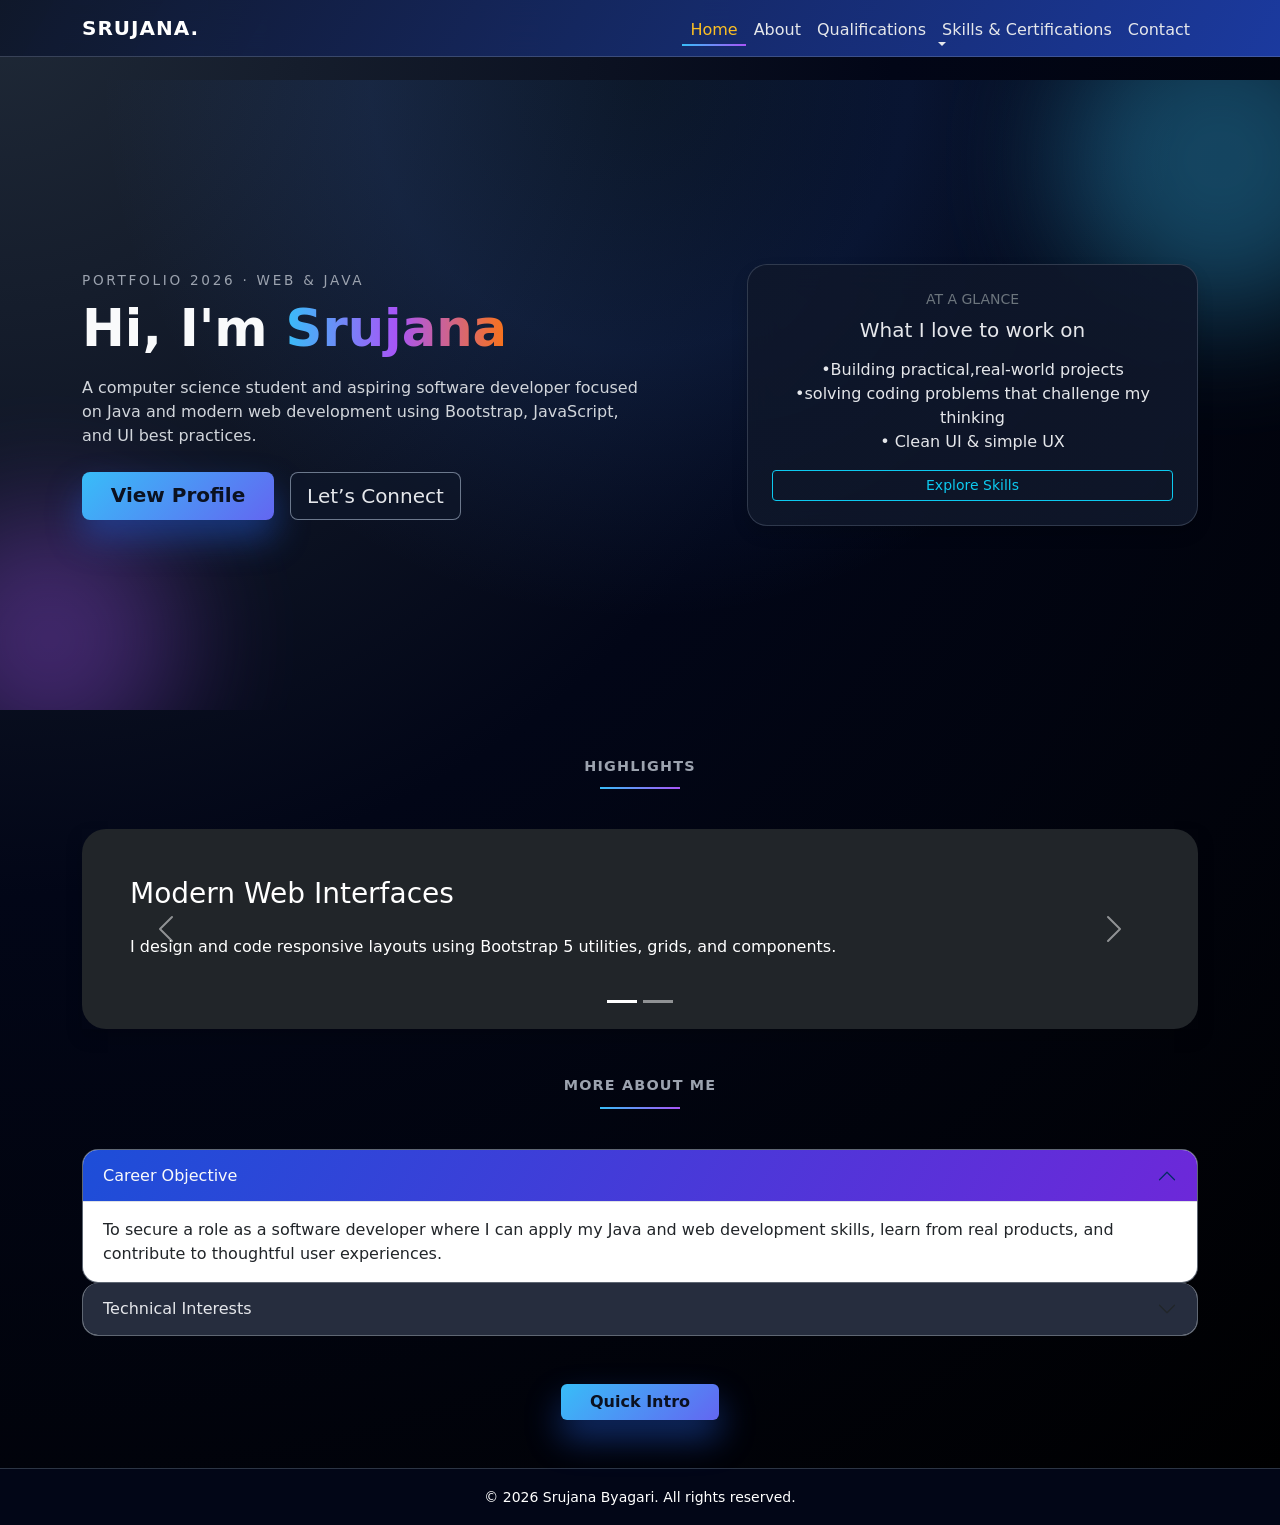
<file: index.html>
<!doctype html>
<html lang="en">
<head>
  <meta charset="utf-8">
  <meta name="viewport" content="width=device-width, initial-scale=1">
  <title>My Portfolio - Home</title>
  <link href="https://cdn.jsdelivr.net/npm/bootstrap@5.3.3/dist/css/bootstrap.min.css" rel="stylesheet">
  <link rel="stylesheet" href="css/style.css">
</head>
<body>

<nav class="navbar navbar-expand-lg navbar-dark fixed-top">
  <div class="container">
    <a class="navbar-brand" href="index.html">SRUJANA.</a>
    <button class="navbar-toggler" type="button" data-bs-toggle="collapse"
            data-bs-target="#navbarNavDropdown" aria-controls="navbarNavDropdown"
            aria-expanded="false" aria-label="Toggle navigation">
      <span class="navbar-toggler-icon"></span>
    </button>
    <div class="collapse navbar-collapse" id="navbarNavDropdown">
      <ul class="navbar-nav ms-auto">
        <li class="nav-item">
          <a class="nav-link active" href="index.html">Home</a>
        </li>
        <li class="nav-item">
          <a class="nav-link" href="about.html">About</a>
        </li>
        <li class="nav-item">
          <a class="nav-link" href="qualifications.html">Qualifications</a>
        </li>
        <li class="nav-item dropdown">
          <a class="nav-link dropdown-toggle" href="#" id="navbarDropdown"
             role="button" data-bs-toggle="dropdown" aria-expanded="false">
            Skills & Certifications
          </a>
          <ul class="dropdown-menu dropdown-menu-end" aria-labelledby="navbarDropdown">
            <li><a class="dropdown-item" href="skills.html">Skills</a></li>
            <li><a class="dropdown-item" href="certifications.html">Certifications</a></li>
          </ul>
        </li>
        <li class="nav-item">
          <a class="nav-link" href="contact.html">Contact</a>
        </li>
      </ul>
    </div>
  </div>
</nav>

<section class="hero">
  <div class="container">
    <div class="row align-items-center g-4">
      <div class="col-lg-7">
        <p class="hero-subtitle mb-2">Portfolio 2026 · Web & Java</p>
        <h1 class="hero-title mb-3">
          Hi, I'm <span class="hero-highlight">Srujana</span><br>
          
        </h1>
        <p class="hero-lead mb-4">
          A computer science student and aspiring software developer focused on Java and modern web development using Bootstrap, JavaScript, and UI best practices.
        </p>
        <div class="d-flex flex-wrap gap-3">
          <a href="about.html" class="btn btn-main btn-lg">View Profile</a>
          <a href="contact.html" class="btn btn-ghost btn-lg">Let’s Connect</a>
        </div>
      </div>
      <div class="col-lg-5 text-center">
        <div class="card shadow p-4">
          <p class="text-uppercase small text-secondary mb-2">At a glance</p>
          <h5 class="mb-3">What I love to work on</h5>
          <ul class="list-unstyled mb-3">
            <li>•Building practical,real-world projects </li>
            <li>•solving coding problems that challenge my thinking </li>
            <li>• Clean UI & simple UX</li>
          </ul>
          <a href="skills.html" class="btn btn-outline-info btn-sm">Explore Skills</a>
        </div>
      </div>
    </div>
  </div>
</section>



<!-- HIGHLIGHTS: now only 2 slides -->
<div class="container my-5">
  <h2 class="section-title">Highlights</h2>
  <div id="highlightCarousel" class="carousel slide" data-bs-ride="carousel">
    <div class="carousel-indicators">
      <button type="button" data-bs-target="#highlightCarousel" data-bs-slide-to="0" class="active" aria-current="true"></button>
      <button type="button" data-bs-target="#highlightCarousel" data-bs-slide-to="1"></button>
    </div>
    <div class="carousel-inner shadow">
      <div class="carousel-item active bg-dark text-white p-5" style="min-height:200px;">
        <div class="d-flex flex-column justify-content-center h-100">
          <h3>Modern Web Interfaces</h3>
          <p class="mt-3">I design and code responsive layouts using Bootstrap 5 utilities, grids, and components.</p>
        </div>
      </div>
      <div class="carousel-item bg-secondary text-white p-5" style="min-height:200px;">
        <div class="d-flex flex-column justify-content-center h-100">
          <h3>Certified Skills</h3>
          <p class="mt-3">Several online certifications back my continuous learning in web and Java development.</p>
        </div>
      </div>
    </div>
    <button class="carousel-control-prev" type="button" data-bs-target="#highlightCarousel" data-bs-slide="prev">
      <span class="carousel-control-prev-icon"></span>
      <span class="visually-hidden">Previous</span>
    </button>
    <button class="carousel-control-next" type="button" data-bs-target="#highlightCarousel" data-bs-slide="next">
      <span class="carousel-control-next-icon"></span>
      <span class="visually-hidden">Next</span>
    </button>
  </div>
</div>

<div class="container my-5">
  <h2 class="section-title">More About Me</h2>
  <div class="accordion" id="aboutAccordion">
    <div class="accordion-item">
      <h2 class="accordion-header" id="headingOne">
        <button class="accordion-button" type="button" data-bs-toggle="collapse"
                data-bs-target="#collapseOne" aria-expanded="true" aria-controls="collapseOne">
          Career Objective
        </button>
      </h2>
      <div id="collapseOne" class="accordion-collapse collapse show"
           aria-labelledby="headingOne" data-bs-parent="#aboutAccordion">
        <div class="accordion-body">
          To secure a role as a software developer where I can apply my Java and web development skills, learn from real products, and contribute to thoughtful user experiences.
        </div>
      </div>
    </div>
    <div class="accordion-item">
      <h2 class="accordion-header" id="headingTwo">
        <button class="accordion-button collapsed" type="button" data-bs-toggle="collapse"
                data-bs-target="#collapseTwo" aria-expanded="false" aria-controls="collapseTwo">
          Technical Interests
        </button>
      </h2>
      <div id="collapseTwo" class="accordion-collapse collapse"
           aria-labelledby="headingTwo" data-bs-parent="#aboutAccordion">
        <div class="accordion-body">
          Frontend development with Bootstrap and JavaScript, Java/JavaFX applications, UI design, and growth experiments for digital products.
        </div>
      </div>
    </div>
  </div>
</div>

<div class="container text-center my-4">
  <button type="button" class="btn btn-main" data-bs-toggle="modal" data-bs-target="#introModal">
    Quick Intro
  </button>
</div>

<div class="modal fade" id="introModal" tabindex="-1" aria-labelledby="introModalLabel" aria-hidden="true">
  <div class="modal-dialog">
    <div class="modal-content">
      <div class="modal-header">
        <h1 class="modal-title fs-5" id="introModalLabel">About This Portfolio</h1>
        <button type="button" class="btn-close" data-bs-dismiss="modal" aria-label="Close"></button>
      </div>
      <div class="modal-body">
        This portfolio demonstrates Bootstrap 5 components such as navbar, grid system, cards, buttons, forms, tables, progress bars, badges, alerts, modal, accordion, dropdown, and carousel in a single cohesive design.
      </div>
      <div class="modal-footer">
        <button type="button" class="btn btn-ghost" data-bs-dismiss="modal">Close</button>
        <a href="about.html" class="btn btn-main">Go to About</a>
      </div>
    </div>
  </div>
</div>

<footer class="text-white text-center py-3">
  <small>&copy; 2026 Srujana Byagari. All rights reserved.</small>
</footer>

<script src="https://cdn.jsdelivr.net/npm/bootstrap@5.3.3/dist/js/bootstrap.bundle.min.js"></script>
</body>
</html>
</file>
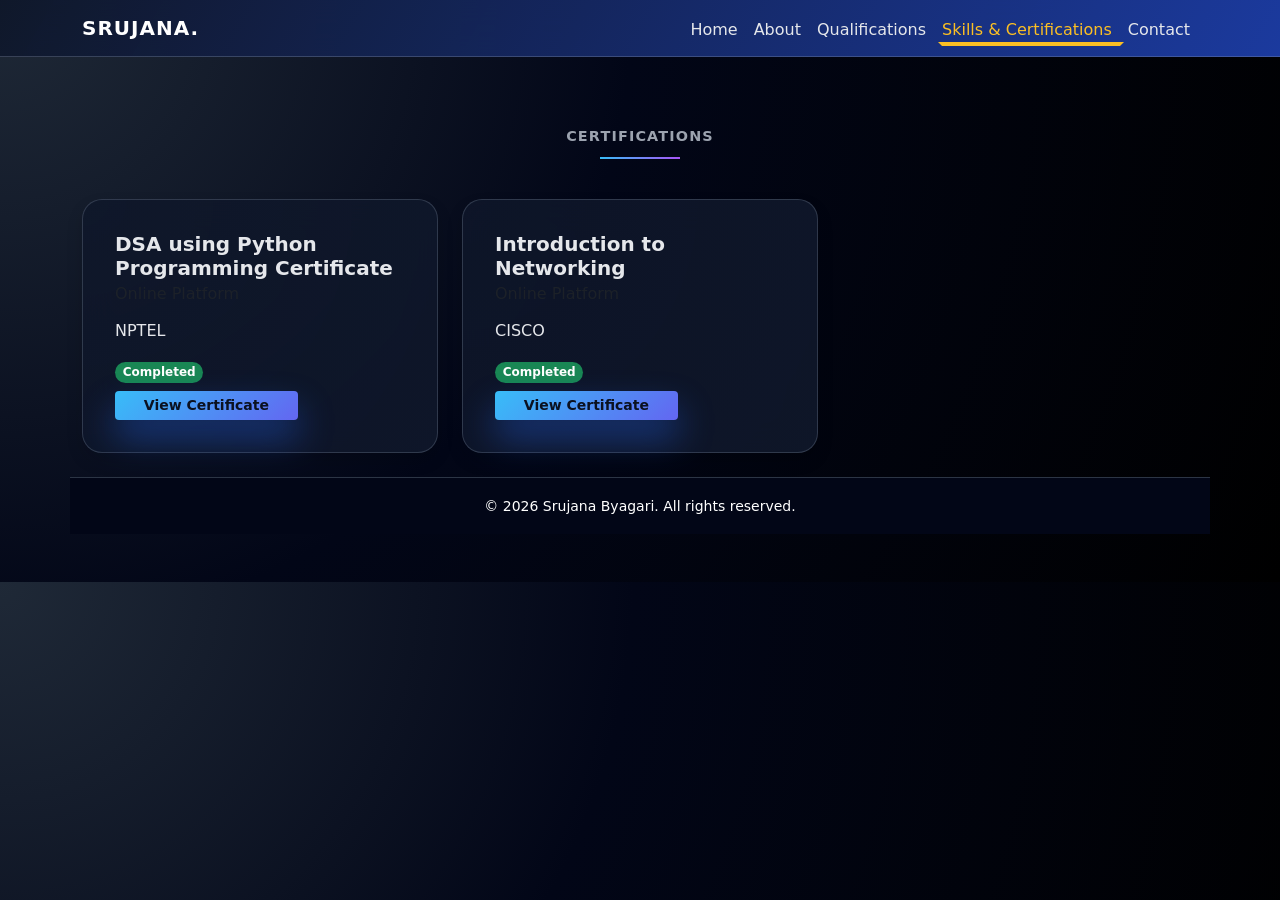
<file: certifications.html>
<!doctype html>
<html lang="en">
<head>
  <meta charset="utf-8">
  <meta name="viewport" content="width=device-width, initial-scale=1">
  <title>My Portfolio - Certifications</title>
  <link href="https://cdn.jsdelivr.net/npm/bootstrap@5.3.3/dist/css/bootstrap.min.css" rel="stylesheet">
  <link rel="stylesheet" href="css/style.css">
</head>
<body>

<nav class="navbar navbar-expand-lg navbar-dark fixed-top">
  <div class="container">
    <a class="navbar-brand" href="index.html">SRUJANA.</a>
    <button class="navbar-toggler" type="button" data-bs-toggle="collapse"
            data-bs-target="#navbarNavDropdown" aria-controls="navbarNavDropdown"
            aria-expanded="false" aria-label="Toggle navigation">
      <span class="navbar-toggler-icon"></span>
    </button>
    <div class="collapse navbar-collapse" id="navbarNavDropdown">
      <ul class="navbar-nav ms-auto">
        <li class="nav-item">
          <a class="nav-link" href="index.html">Home</a>
        </li>
        <li class="nav-item">
          <a class="nav-link" href="about.html">About</a>
        </li>
        <li class="nav-item">
          <a class="nav-link" href="qualifications.html">Qualifications</a>
        </li>
        <li class="nav-item dropdown">
          <a class="nav-link dropdown-toggle active" href="#" id="navbarDropdown"
             role="button" data-bs-toggle="dropdown" aria-expanded="false">
            Skills & Certifications
          </a>
          <ul class="dropdown-menu dropdown-menu-end" aria-labelledby="navbarDropdown">
            <li><a class="dropdown-item" href="skills.html">Skills</a></li>
            <li><a class="dropdown-item active" href="certifications.html">Certifications</a></li>
          </ul>
        </li>
        <li class="nav-item">
          <a class="nav-link" href="contact.html">Contact</a>
        </li>
      </ul>
    </div>
  </div>
</nav>

<div class="container my-5">
  <h1 class="section-title">Certifications</h1>
  <div class="row g-4">
    <div class="col-md-4">
      <div class="card h-100 shadow p-3">
        <div class="card-body d-flex flex-column">
          <h5 class="card-title">DSA using Python Programming  Certificate</h5>
          <h6 class="card-subtitle mb-2 text-muted">Online Platform</h6>
          <p class="card-text mt-2">
            NPTEL
          </p>
          <div class="mt-auto">
            <span class="badge bg-success mb-2">Completed</span><br>
            <button class="btn btn-main btn-sm" data-bs-toggle="modal" data-bs-target="#certModal1">
              View Certificate
            </button>
          </div>
        </div>
      </div>
    </div>

    <div class="col-md-4">
      <div class="card h-100 shadow p-3">
        <div class="card-body d-flex flex-column">
          <h5 class="card-title">Introduction to Networking</h5>
          <h6 class="card-subtitle mb-2 text-muted">Online Platform</h6>
          <p class="card-text mt-2">
            CISCO
          </p>
          <div class="mt-auto">
            <span class="badge bg-success mb-2">Completed</span><br>
            <button class="btn btn-main btn-sm" data-bs-toggle="modal" data-bs-target="#certModal2">
              View Certificate
            </button>
          </div>
        </div>
      </div>
    </div>

    

<div class="modal fade" id="certModal1" tabindex="-1" aria-labelledby="certModal1Label" aria-hidden="true">
  <div class="modal-dialog modal-dialog-centered modal-lg">
    <div class="modal-content">
      <div class="modal-header">
        <h1 class="modal-title fs-5" id="certModal1Label">Web Development Certificate</h1>
        <button type="button" class="btn-close" data-bs-dismiss="modal" aria-label="Close"></button>
      </div>
      <div class="modal-body">
        <p>This is a placeholder for the certificate preview. You can embed an image or PDF viewer here.</p>
      </div>
    </div>
  </div>
</div>

<div class="modal fade" id="certModal2" tabindex="-1" aria-labelledby="certModal2Label" aria-hidden="true">
  <div class="modal-dialog modal-dialog-centered modal-lg">
    <div class="modal-content">
      <div class="modal-header">
        <h1 class="modal-title fs-5" id="certModal2Label">Java Programming Certificate</h1>
        <button type="button" class="btn-close" data-bs-dismiss="modal" aria-label="Close"></button>
      </div>
      <div class="modal-body">
        <p>This is a placeholder for the certificate preview. You can embed an image or PDF viewer here.</p>
      </div>
    </div>
  </div>
</div>

<footer class="text-white text-center py-3">
  <small>&copy; 2026 Srujana Byagari. All rights reserved.</small>
</footer>

<script src="https://cdn.jsdelivr.net/npm/bootstrap@5.3.3/dist/js/bootstrap.bundle.min.js"></script>
</body>
</html>
</file>
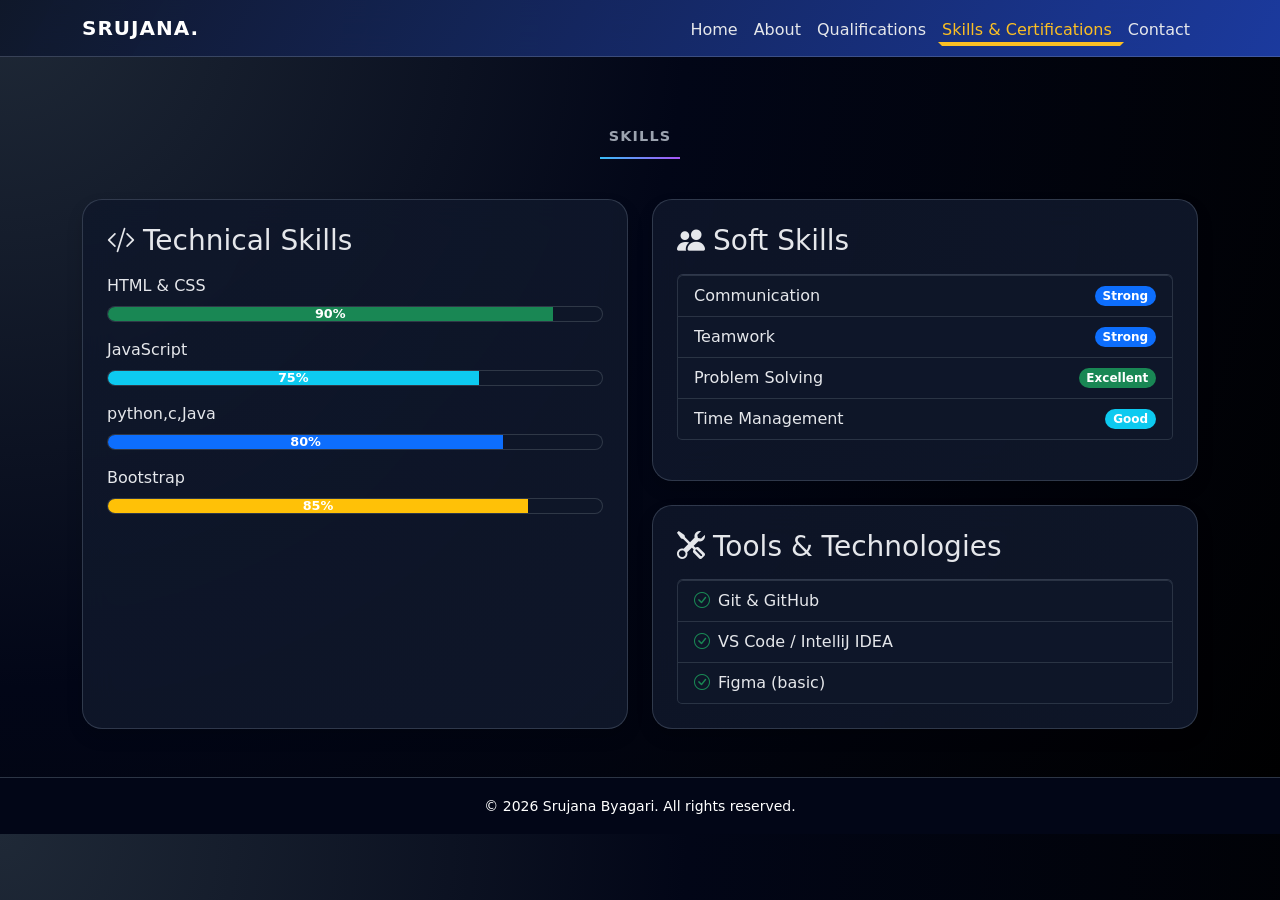
<file: skills.html>
<!doctype html>
<html lang="en">
<head>
  <meta charset="utf-8">
  <meta name="viewport" content="width=device-width, initial-scale=1">
  <title>My Portfolio - Skills</title>
  <link href="https://cdn.jsdelivr.net/npm/bootstrap@5.3.3/dist/css/bootstrap.min.css" rel="stylesheet">
  <link rel="stylesheet" href="https://cdn.jsdelivr.net/npm/bootstrap-icons@1.11.3/font/bootstrap-icons.css">
  <link rel="stylesheet" href="css/style.css">
</head>
<body>

<nav class="navbar navbar-expand-lg navbar-dark fixed-top">
  <div class="container">
    <a class="navbar-brand" href="index.html">SRUJANA.</a>
    <button class="navbar-toggler" type="button" data-bs-toggle="collapse"
            data-bs-target="#navbarNavDropdown" aria-controls="navbarNavDropdown"
            aria-expanded="false" aria-label="Toggle navigation">
      <span class="navbar-toggler-icon"></span>
    </button>
    <div class="collapse navbar-collapse" id="navbarNavDropdown">
      <ul class="navbar-nav ms-auto">
        <li class="nav-item">
          <a class="nav-link" href="index.html">Home</a>
        </li>
        <li class="nav-item">
          <a class="nav-link" href="about.html">About</a>
        </li>
        <li class="nav-item">
          <a class="nav-link" href="qualifications.html">Qualifications</a>
        </li>
        <li class="nav-item dropdown">
          <a class="nav-link dropdown-toggle active" href="#" id="navbarDropdown"
             role="button" data-bs-toggle="dropdown" aria-expanded="false">
            Skills & Certifications
          </a>
          <ul class="dropdown-menu dropdown-menu-end" aria-labelledby="navbarDropdown">
            <li><a class="dropdown-item active" href="skills.html">Skills</a></li>
            <li><a class="dropdown-item" href="certifications.html">Certifications</a></li>
          </ul>
        </li>
        <li class="nav-item">
          <a class="nav-link" href="contact.html">Contact</a>
        </li>
      </ul>
    </div>
  </div>
</nav>

<div class="container my-5">
  <h1 class="section-title">Skills</h1>

  <div class="row g-4">
    <div class="col-md-6">
      <div class="card shadow p-4 h-100">
        <h3 class="mb-3"><i class="bi bi-code-slash me-2"></i>Technical Skills</h3>

        <div class="mb-3">
          <label class="form-label">HTML &amp; CSS</label>
          <div class="progress">
            <div class="progress-bar bg-success" role="progressbar" style="width: 90%;">
              90%
            </div>
          </div>
        </div>

        <div class="mb-3">
          <label class="form-label">JavaScript</label>
          <div class="progress">
            <div class="progress-bar bg-info" role="progressbar" style="width: 75%;">
              75%
            </div>
          </div>
        </div>

        <div class="mb-3">
          <label class="form-label">python,c,Java</label>
          <div class="progress">
            <div class="progress-bar bg-primary" role="progressbar" style="width: 80%;">
              80%
            </div>
          </div>
        </div>

        <div class="mb-3">
          <label class="form-label">Bootstrap</label>
          <div class="progress">
            <div class="progress-bar bg-warning" role="progressbar" style="width: 85%;">
              85%
            </div>
          </div>
        </div>
      </div>
    </div>

    <div class="col-md-6 d-flex flex-column gap-4">
      <div class="card shadow p-4">
        <h3 class="mb-3"><i class="bi bi-people-fill me-2"></i>Soft Skills</h3>
        <ul class="list-group mb-3">
          <li class="list-group-item d-flex justify-content-between align-items-center">
            Communication
            <span class="badge bg-primary rounded-pill">Strong</span>
          </li>
          <li class="list-group-item d-flex justify-content-between align-items-center">
            Teamwork
            <span class="badge bg-primary rounded-pill">Strong</span>
          </li>
          <li class="list-group-item d-flex justify-content-between align-items-center">
            Problem Solving
            <span class="badge bg-success rounded-pill">Excellent</span>
          </li>
          <li class="list-group-item d-flex justify-content-between align-items-center">
            Time Management
            <span class="badge bg-info rounded-pill">Good</span>
          </li>
        </ul>
      </div>

      <div class="card shadow p-4">
        <h3 class="mb-3"><i class="bi bi-tools me-2"></i>Tools &amp; Technologies</h3>
        <ul class="list-group">
          <li class="list-group-item"><i class="bi bi-check-circle text-success me-2"></i>Git &amp; GitHub</li>
          <li class="list-group-item"><i class="bi bi-check-circle text-success me-2"></i>VS Code / IntelliJ IDEA</li>
          <li class="list-group-item"><i class="bi bi-check-circle text-success me-2"></i>Figma (basic)</li>
        </ul>
      </div>
    </div>
  </div>
</div>

<footer class="text-white text-center py-3">
  <small>&copy; 2026 Srujana Byagari. All rights reserved.</small>
</footer>

<script src="https://cdn.jsdelivr.net/npm/bootstrap@5.3.3/dist/js/bootstrap.bundle.min.js"></script>
</body>
</html>
</file>
<file: css/style.css>
/* Global */
*,
*::before,
*::after {
    box-sizing: border-box;
}

body {
    padding-top: 80px;
    font-family: system-ui, -apple-system, BlinkMacSystemFont, "Segoe UI", sans-serif;
    background: radial-gradient(circle at top left, #1f2937 0%, #020617 45%, #000 100%);
    color: #e5e7eb;
}

/* Gradient / Glass navbar */
.navbar {
    backdrop-filter: blur(18px);
    background: linear-gradient(120deg, rgba(15,23,42,0.95), rgba(30,64,175,0.9));
    border-bottom: 1px solid rgba(148,163,184,0.3);
}

.navbar-brand {
    font-weight: 700;
    letter-spacing: 0.05em;
}

.navbar-nav .nav-link {
    font-weight: 500;
    color: #e5e7eb !important;
    position: relative;
    padding-bottom: 0.3rem;
}

.navbar-nav .nav-link::after {
    content: "";
    position: absolute;
    left: 0;
    bottom: 0;
    width: 0;
    height: 2px;
    background: linear-gradient(90deg, #38bdf8, #a855f7);
    transition: width 0.25s ease-out;
}

.navbar-nav .nav-link:hover::after,
.navbar-nav .nav-link.active::after {
    width: 100%;
}

.navbar-nav .nav-link.active {
    color: #fbbf24 !important;
}

/* Hero section */
.hero {
    min-height: 70vh;
    display: flex;
    align-items: center;
    justify-content: center;
    text-align: left;
    background: radial-gradient(circle at top, rgba(56,189,248,0.05), rgba(59,130,246,0.12), transparent 60%);
    color: #f9fafb;
    position: relative;
    overflow: hidden;
}

.hero::before,
.hero::after {
    content: "";
    position: absolute;
    border-radius: 999px;
    filter: blur(60px);
    opacity: 0.7;
}

.hero::before {
    width: 320px;
    height: 320px;
    background: rgba(56,189,248,0.5);
    top: -80px;
    right: -100px;
}

.hero::after {
    width: 260px;
    height: 260px;
    background: rgba(168,85,247,0.5);
    bottom: -60px;
    left: -80px;
}

.hero .container {
    position: relative;
    z-index: 1;
}

.hero-subtitle {
    text-transform: uppercase;
    letter-spacing: 0.2em;
    font-size: 0.85rem;
    color: #9ca3af;
}

.hero-title {
    font-size: clamp(2.5rem, 4vw, 3.5rem);
    font-weight: 800;
}

.hero-highlight {
    background: linear-gradient(90deg, #38bdf8, #a855f7, #f97316);
    -webkit-background-clip: text;
    color: transparent;
}

.hero-lead {
    max-width: 560px;
    color: #d1d5db;
}

/* Fancy buttons */
.btn-main {
    background: linear-gradient(135deg, #38bdf8, #6366f1);
    border: none;
    color: #0b1120;
    font-weight: 600;
    padding-inline: 1.8rem;
    box-shadow: 0 18px 35px rgba(37,99,235,0.45);
}

.btn-main:hover {
    filter: brightness(1.08);
    box-shadow: 0 22px 45px rgba(79,70,229,0.6);
}

.btn-ghost {
    border: 1px solid rgba(148,163,184,0.7);
    color: #e5e7eb;
    background: rgba(15,23,42,0.85);
}

.btn-ghost:hover {
    background: rgba(30,64,175,0.85);
    border-color: rgba(129,140,248,0.9);
}

/* Section titles */
.section-title {
    margin-bottom: 2.5rem;
    text-align: center;
    font-weight: 700;
    letter-spacing: 0.08em;
    text-transform: uppercase;
    font-size: 0.9rem;
    color: #9ca3af;
}

.section-title::after {
    content: "";
    display: block;
    width: 80px;
    height: 2px;
    margin: 0.75rem auto 0;
    background: linear-gradient(90deg, #38bdf8, #a855f7);
}

/* Glass cards */
.card {
    border: 1px solid rgba(148,163,184,0.25);
    background: radial-gradient(circle at top left, rgba(15,23,42,0.85), rgba(15,23,42,0.95));
    backdrop-filter: blur(16px);
    color: #e5e7eb;
    border-radius: 1.25rem;
}

.card.shadow {
    box-shadow: 0 24px 60px rgba(15,23,42,0.9);
}

.card-title {
    font-weight: 700;
}

/* Profile image */
.profile-img {
    max-width: 220px;
    border-radius: 999px;
    object-fit: cover;
    border: 3px solid rgba(148,163,184,0.6);
    box-shadow: 0 24px 60px rgba(15,23,42, 0.9);
}

/* Table styling */
.table {
    color: #e5e7eb;
}

.table thead {
    background: linear-gradient(90deg, #1e293b, #0f172a);
}

.table-striped > tbody > tr:nth-of-type(odd) {
    --bs-table-accent-bg: rgba(15,23,42,0.8);
}

/* Progress bars */
.progress {
    background-color: rgba(15,23,42,0.9);
    border-radius: 999px;
    overflow: hidden;
    border: 1px solid rgba(55,65,81,0.8);
}

.progress-bar {
    font-size: 0.8rem;
    font-weight: 600;
}

/* List group */
.list-group-item {
    background-color: rgba(15,23,42,0.9);
    color: #e5e7eb;
    border-color: rgba(55,65,81,0.7);
}

/* Alerts */
.alert {
    border-radius: 1rem;
    border: 1px solid rgba(148,163,184,0.4);
}

/* Accordion */
.accordion-item {
    border-radius: 1rem !important;
    overflow: hidden;
    border: 1px solid rgba(55,65,81,0.8);
}

.accordion-button {
    background-color: rgba(15,23,42,0.9);
    color: #e5e7eb;
}

.accordion-button:not(.collapsed) {
    background: linear-gradient(120deg, #1d4ed8, #6d28d9);
    color: #f9fafb;
}

/* Carousel */
.carousel-inner > .carousel-item {
    border-radius: 1.5rem;
}

/* Forms */
.form-control,
.input-group-text,
.form-select {
    background-color: rgba(15,23,42,0.9);
    border-color: rgba(75,85,99,0.9);
    color: #e5e7eb;
}

.form-control:focus,
.form-select:focus {
    border-color: #38bdf8;
    box-shadow: 0 0 0 0.2rem rgba(56,189,248,0.25);
}

/* Footer */
footer {
    margin-top: 3rem;
    background: radial-gradient(circle at top, #020617, #020617);
    border-top: 1px solid rgba(55,65,81,0.8);
}

/* Small tweaks */
.badge {
    border-radius: 999px;
}

/* Responsive tweaks */
@media (max-width: 576px) {
    body {
        padding-top: 70px;
    }

    .hero {
        text-align: center;
    }

    .hero-lead {
        margin-inline: auto;
    }
}
</file>
